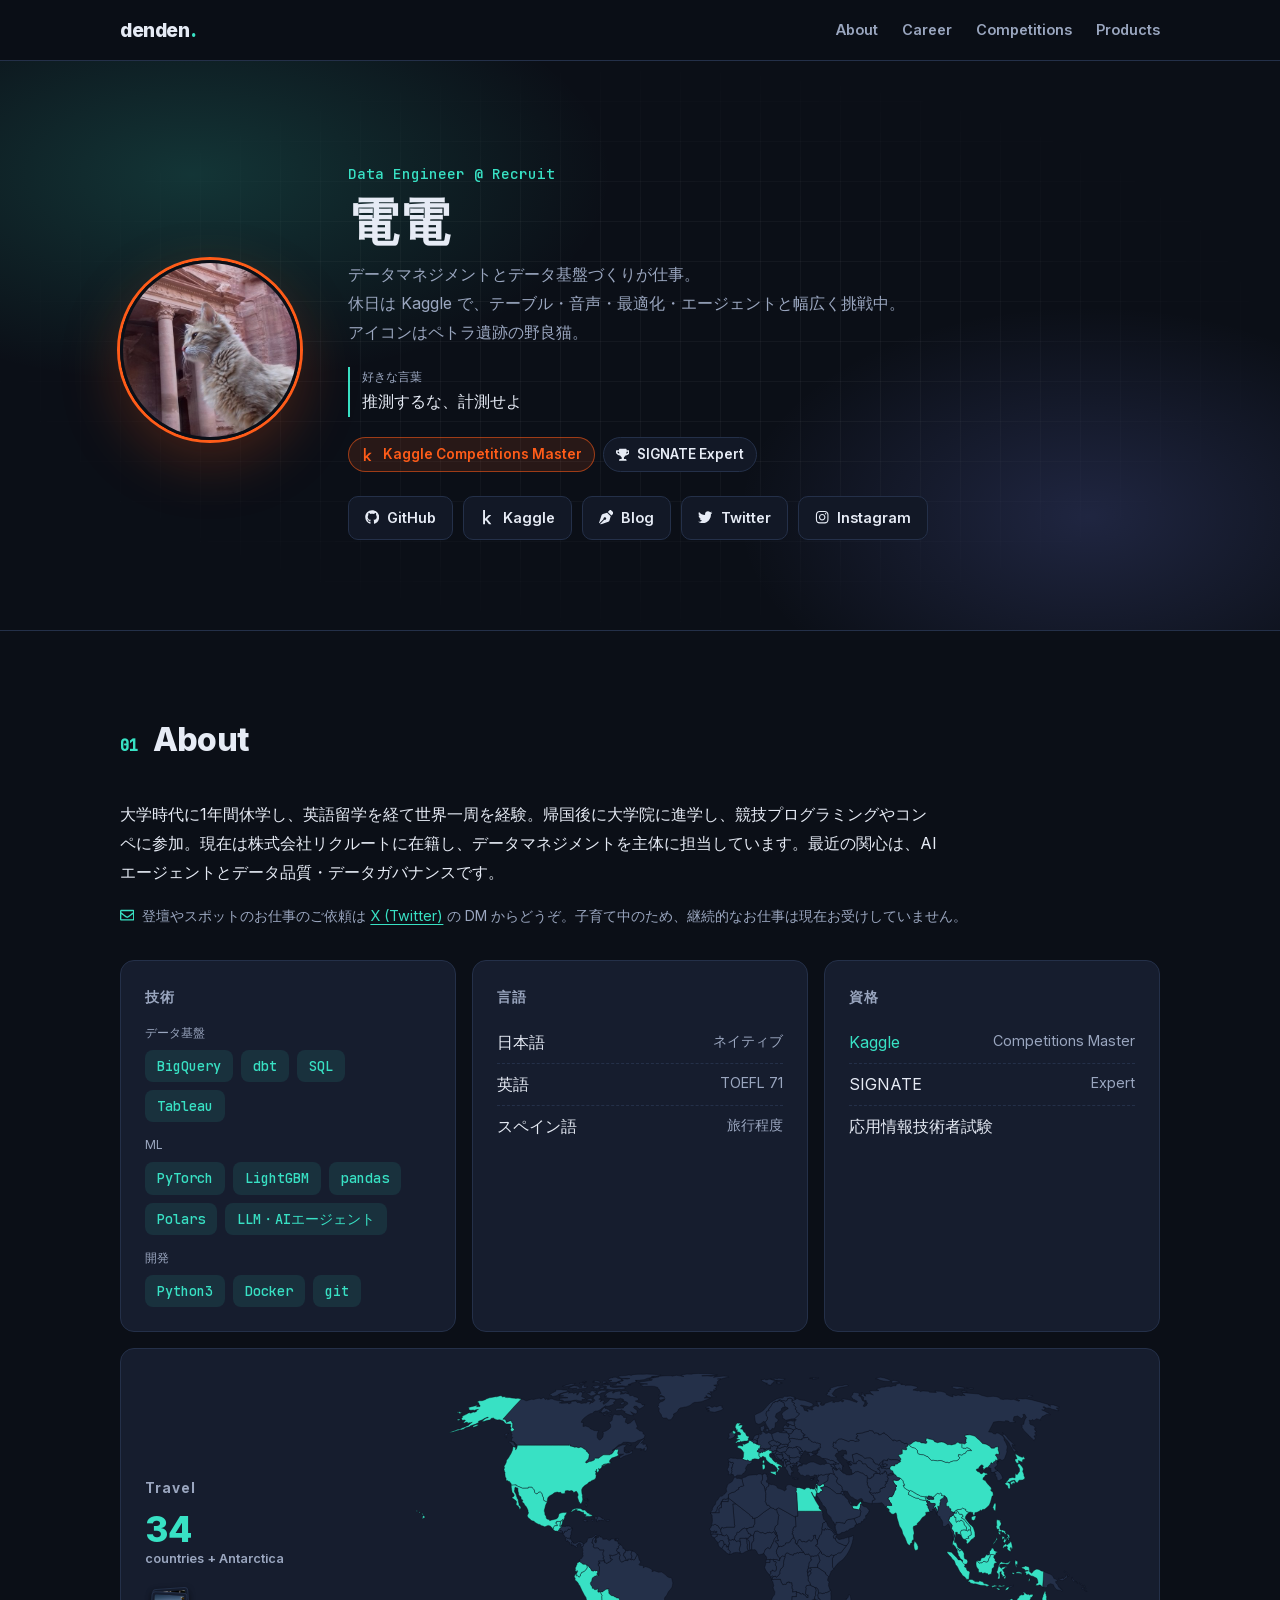
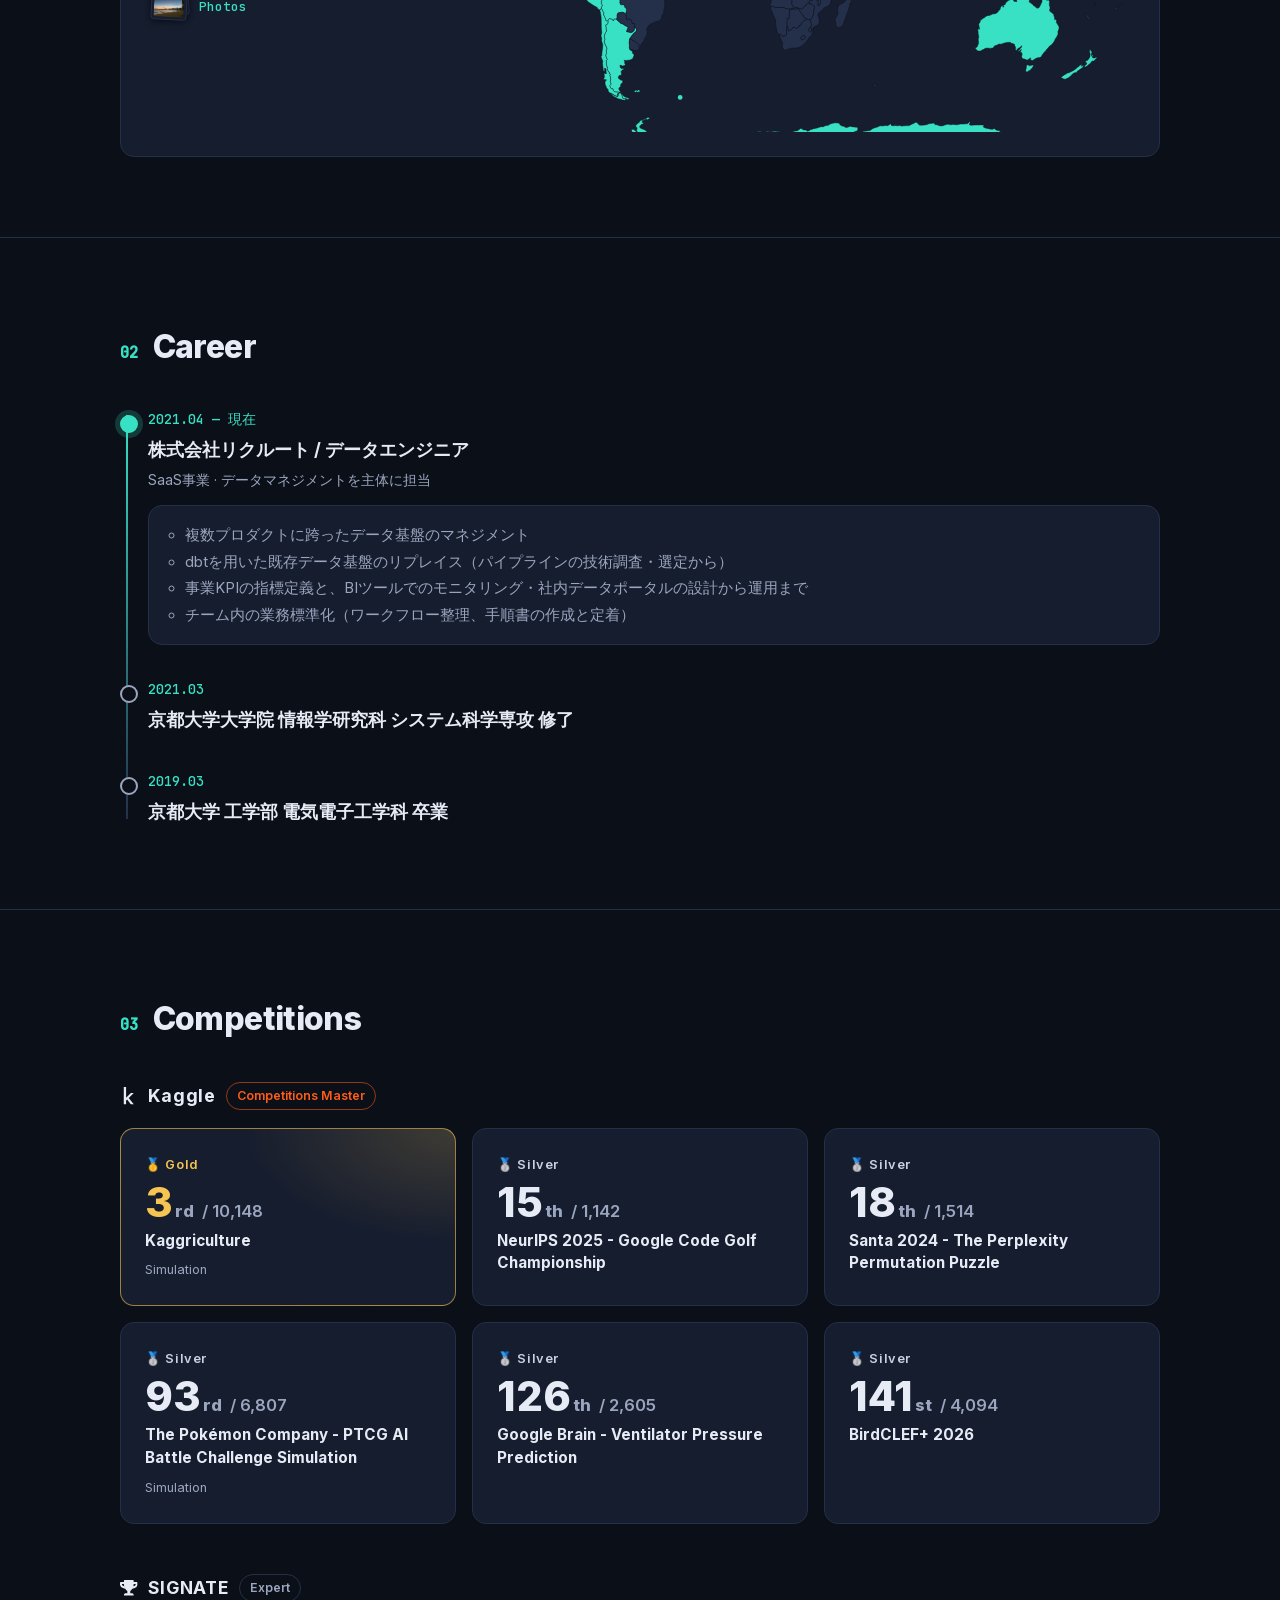
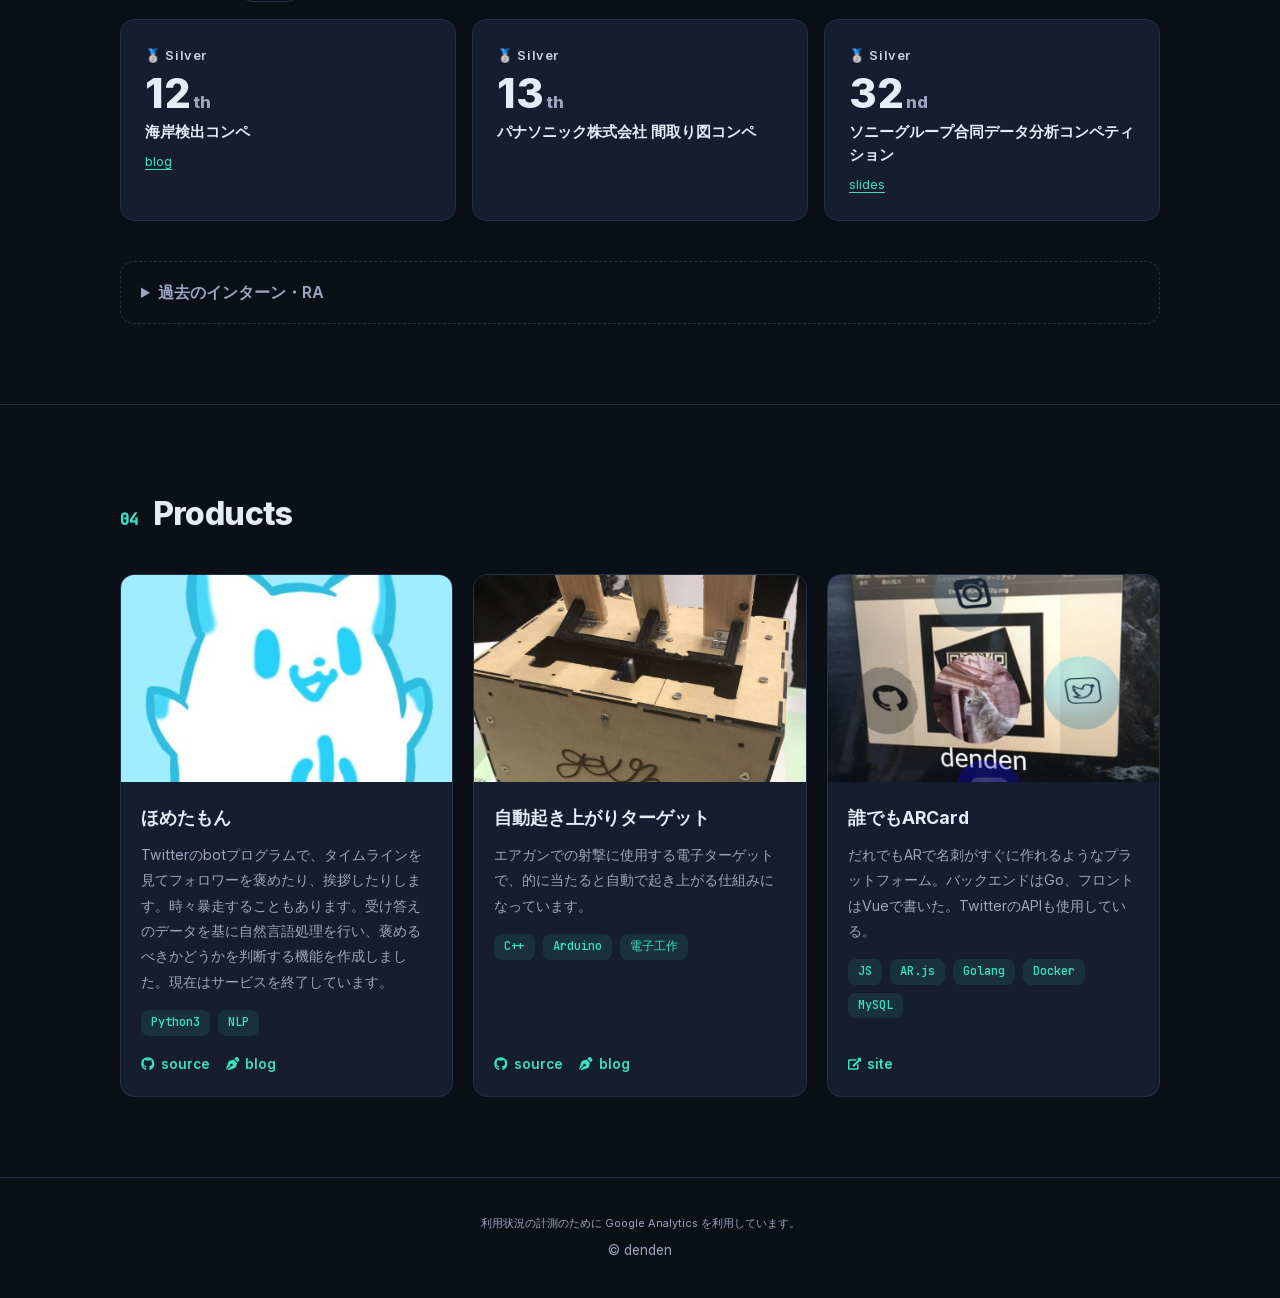
<file: index.html>
<!DOCTYPE html>
<html lang="ja">

<head>
  <meta charset="utf-8">
  <!-- viewport -->
  <meta name="viewport" content="width=device-width, initial-scale=1.0">
  <title>電電のページ</title>
  <meta name="description" content="データエンジニア 電電(denden) のプロフィールページ">
  <!-- /index.html やクエリ付きの URL で開かれても、検索エンジンにはこの URL を正として伝える -->
  <link rel="canonical" href="https://seven320.github.io/">
  <!-- SNSでシェアしたときのカード -->
  <meta property="og:type" content="website">
  <meta property="og:url" content="https://seven320.github.io/">
  <meta property="og:title" content="電電のページ">
  <meta property="og:description" content="データエンジニア 電電(denden) のプロフィールページ">
  <meta property="og:image" content="https://seven320.github.io/images/og-image.jpg">
  <meta property="og:image:width" content="1200">
  <meta property="og:image:height" content="630">
  <meta property="og:image:alt" content="ペトラ遺跡の野良猫のアイコンと「電電 Data Engineer / Kaggle Competitions Master」の文字。背景はウユニ塩湖">
  <meta property="og:site_name" content="電電のページ">
  <meta property="og:locale" content="ja_JP">
  <meta name="twitter:card" content="summary_large_image">
  <meta name="twitter:site" content="@yosyuaomenww">
  <!-- 検索エンジン向けのプロフィール情報 -->
  <script type="application/ld+json">
  {
    "@context": "https://schema.org",
    "@type": "Person",
    "name": "電電",
    "alternateName": "denden",
    "url": "https://seven320.github.io/",
    "image": "https://seven320.github.io/images/icon-circle.jpg",
    "jobTitle": "Data Engineer",
    "worksFor": { "@type": "Organization", "name": "Recruit" },
    "sameAs": [
      "https://github.com/seven320",
      "https://www.kaggle.com/denden12",
      "https://denden-seven.hatenablog.com/",
      "https://x.com/yosyuaomenww",
      "https://www.instagram.com/ken_4y4/"
    ]
  }
  </script>
  <link rel="preload" href="fonts/inter-latin.woff2" as="font" type="font/woff2" crossorigin>
  <link rel="icon" href="images/favicon.png" type="image/png">
  <link rel="apple-touch-icon" href="images/apple-touch-icon.png">
  <!-- css link -->
  <link rel="stylesheet" href="css/stylesheet.css">
  <!-- Google Analytics (GA4)。表示を遅くしないようにページの読み込みが終わってから読み込む -->
  <script>
    window.dataLayer = window.dataLayer || [];
    function gtag(){dataLayer.push(arguments);}
    gtag('js', new Date());
    gtag('config', 'G-CBPD48S3KB');
    window.addEventListener('load', function() {
      // 表示が落ち着いてから読み込む
      setTimeout(function() {
        var script = document.createElement('script');
        script.async = true;
        script.src = 'https://www.googletagmanager.com/gtag/js?id=G-CBPD48S3KB';
        document.head.appendChild(script);
      }, 3000);
    });
  </script>
</head>

<body>
  <a href="#main" class="skip-link">本文へスキップ</a>
  <!-- アイコン: Font Awesome Free 5.5.0 (CC BY 4.0) https://fontawesome.com/license/free -->
  <svg class="icon-defs" aria-hidden="true">
    <symbol id="i-github" viewBox="0 0 496 512"><path d="M165.9 397.4c0 2-2.3 3.6-5.2 3.6-3.3.3-5.6-1.3-5.6-3.6 0-2 2.3-3.6 5.2-3.6 3-.3 5.6 1.3 5.6 3.6zm-31.1-4.5c-.7 2 1.3 4.3 4.3 4.9 2.6 1 5.6 0 6.2-2s-1.3-4.3-4.3-5.2c-2.6-.7-5.5.3-6.2 2.3zm44.2-1.7c-2.9.7-4.9 2.6-4.6 4.9.3 2 2.9 3.3 5.9 2.6 2.9-.7 4.9-2.6 4.6-4.6-.3-1.9-3-3.2-5.9-2.9zM244.8 8C106.1 8 0 113.3 0 252c0 110.9 69.8 205.8 169.5 239.2 12.8 2.3 17.3-5.6 17.3-12.1 0-6.2-.3-40.4-.3-61.4 0 0-70 15-84.7-29.8 0 0-11.4-29.1-27.8-36.6 0 0-22.9-15.7 1.6-15.4 0 0 24.9 2 38.6 25.8 21.9 38.6 58.6 27.5 72.9 20.9 2.3-16 8.8-27.1 16-33.7-55.9-6.2-112.3-14.3-112.3-110.5 0-27.5 7.6-41.3 23.6-58.9-2.6-6.5-11.1-33.3 2.6-67.9 20.9-6.5 69 27 69 27 20-5.6 41.5-8.5 62.8-8.5s42.8 2.9 62.8 8.5c0 0 48.1-33.6 69-27 13.7 34.7 5.2 61.4 2.6 67.9 16 17.7 25.8 31.5 25.8 58.9 0 96.5-58.9 104.2-114.8 110.5 9.2 7.9 17 22.9 17 46.4 0 33.7-.3 75.4-.3 83.6 0 6.5 4.6 14.4 17.3 12.1C428.2 457.8 496 362.9 496 252 496 113.3 383.5 8 244.8 8zM97.2 352.9c-1.3 1-1 3.3.7 5.2 1.6 1.6 3.9 2.3 5.2 1 1.3-1 1-3.3-.7-5.2-1.6-1.6-3.9-2.3-5.2-1zm-10.8-8.1c-.7 1.3.3 2.9 2.3 3.9 1.6 1 3.6.7 4.3-.7.7-1.3-.3-2.9-2.3-3.9-2-.6-3.6-.3-4.3.7zm32.4 35.6c-1.6 1.3-1 4.3 1.3 6.2 2.3 2.3 5.2 2.6 6.5 1 1.3-1.3.7-4.3-1.3-6.2-2.2-2.3-5.2-2.6-6.5-1zm-11.4-14.7c-1.6 1-1.6 3.6 0 5.9 1.6 2.3 4.3 3.3 5.6 2.3 1.6-1.3 1.6-3.9 0-6.2-1.4-2.3-4-3.3-5.6-2z"/></symbol>
    <symbol id="i-instagram" viewBox="0 0 448 512"><path d="M224.1 141c-63.6 0-114.9 51.3-114.9 114.9s51.3 114.9 114.9 114.9S339 319.5 339 255.9 287.7 141 224.1 141zm0 189.6c-41.1 0-74.7-33.5-74.7-74.7s33.5-74.7 74.7-74.7 74.7 33.5 74.7 74.7-33.6 74.7-74.7 74.7zm146.4-194.3c0 14.9-12 26.8-26.8 26.8-14.9 0-26.8-12-26.8-26.8s12-26.8 26.8-26.8 26.8 12 26.8 26.8zm76.1 27.2c-1.7-35.9-9.9-67.7-36.2-93.9-26.2-26.2-58-34.4-93.9-36.2-37-2.1-147.9-2.1-184.9 0-35.8 1.7-67.6 9.9-93.9 36.1s-34.4 58-36.2 93.9c-2.1 37-2.1 147.9 0 184.9 1.7 35.9 9.9 67.7 36.2 93.9s58 34.4 93.9 36.2c37 2.1 147.9 2.1 184.9 0 35.9-1.7 67.7-9.9 93.9-36.2 26.2-26.2 34.4-58 36.2-93.9 2.1-37 2.1-147.8 0-184.8zM398.8 388c-7.8 19.6-22.9 34.7-42.6 42.6-29.5 11.7-99.5 9-132.1 9s-102.7 2.6-132.1-9c-19.6-7.8-34.7-22.9-42.6-42.6-11.7-29.5-9-99.5-9-132.1s-2.6-102.7 9-132.1c7.8-19.6 22.9-34.7 42.6-42.6 29.5-11.7 99.5-9 132.1-9s102.7-2.6 132.1 9c19.6 7.8 34.7 22.9 42.6 42.6 11.7 29.5 9 99.5 9 132.1s2.7 102.7-9 132.1z"/></symbol>
    <symbol id="i-kaggle" viewBox="0 0 291.72 512"><path d="M291.72 508.98c-.51 2.01-2.51 3.01-6.01 3.01h-66.92c-4.02 0-7.51-1.75-10.52-5.27L97.74 366.14l-30.82 29.32v109.02c0 5.02-2.51 7.52-7.52 7.52H7.52C2.5 512 0 509.5 0 504.48V7.51C0 2.51 2.5 0 7.52 0H59.4c5.01 0 7.52 2.51 7.52 7.51v306l132.32-133.82c3.51-3.5 7.02-5.26 10.52-5.26h69.18c6.96 0 7.9 7.87 5.26 10.52L144.35 320.26l145.86 181.2"/></symbol>
    <symbol id="i-twitter" viewBox="0 0 512 512"><path d="M459.37 151.716c.325 4.548.325 9.097.325 13.645 0 138.72-105.583 298.558-298.558 298.558-59.452 0-114.68-17.219-161.137-47.106 8.447.974 16.568 1.299 25.34 1.299 49.055 0 94.213-16.568 130.274-44.832-46.132-.975-84.792-31.188-98.112-72.772 6.498.974 12.995 1.624 19.818 1.624 9.421 0 18.843-1.3 27.614-3.573-48.081-9.747-84.143-51.98-84.143-102.985v-1.299c13.969 7.797 30.214 12.67 47.431 13.319-28.264-18.843-46.781-51.005-46.781-87.391 0-19.492 5.197-37.36 14.294-52.954 51.655 63.675 129.3 105.258 216.365 109.807-1.624-7.797-2.599-15.918-2.599-24.04 0-57.828 46.782-104.934 104.934-104.934 30.213 0 57.502 12.67 76.67 33.137 23.715-4.548 46.456-13.32 66.599-25.34-7.798 24.366-24.366 44.833-46.132 57.827 21.117-2.273 41.584-8.122 60.426-16.243-14.292 20.791-32.161 39.308-52.628 54.253z"/></symbol>
    <symbol id="i-envelope" viewBox="0 0 512 512"><path d="M464 64H48C21.49 64 0 85.49 0 112v288c0 26.51 21.49 48 48 48h416c26.51 0 48-21.49 48-48V112c0-26.51-21.49-48-48-48zm0 48v40.805c-22.422 18.259-58.168 46.651-134.587 106.49-16.841 13.247-50.201 45.072-73.413 44.701-23.208.375-56.579-31.459-73.413-44.701C106.18 199.465 70.425 171.067 48 152.805V112h416zM48 400V214.398c22.914 18.251 55.409 43.862 104.938 82.646 21.857 17.205 60.134 55.186 103.062 54.955 42.717.231 80.509-37.199 103.053-54.947 49.528-38.783 82.032-64.401 104.947-82.653V400H48z"/></symbol>
    <symbol id="i-external-link-alt" viewBox="0 0 576 512"><path d="M576 24v127.984c0 21.461-25.96 31.98-40.971 16.971l-35.707-35.709-243.523 243.523c-9.373 9.373-24.568 9.373-33.941 0l-22.627-22.627c-9.373-9.373-9.373-24.569 0-33.941L442.756 76.676l-35.703-35.705C391.982 25.9 402.656 0 424.024 0H552c13.255 0 24 10.745 24 24zM407.029 270.794l-16 16A23.999 23.999 0 0 0 384 303.765V448H64V128h264a24.003 24.003 0 0 0 16.97-7.029l16-16C376.089 89.851 365.381 64 344 64H48C21.49 64 0 85.49 0 112v352c0 26.51 21.49 48 48 48h352c26.51 0 48-21.49 48-48V287.764c0-21.382-25.852-32.09-40.971-16.97z"/></symbol>
    <symbol id="i-pen-nib" viewBox="0 0 512 512"><path d="M136.6 138.79a64.003 64.003 0 0 0-43.31 41.35L0 460l14.69 14.69L164.8 324.58c-2.99-6.26-4.8-13.18-4.8-20.58 0-26.51 21.49-48 48-48s48 21.49 48 48-21.49 48-48 48c-7.4 0-14.32-1.81-20.58-4.8L37.31 497.31 52 512l279.86-93.29a64.003 64.003 0 0 0 41.35-43.31L416 224 288 96l-151.4 42.79zm361.34-64.62l-60.11-60.11c-18.75-18.75-49.16-18.75-67.91 0l-56.55 56.55 128.02 128.02 56.55-56.55c18.75-18.75 18.75-49.15 0-67.91z"/></symbol>
    <symbol id="i-trophy" viewBox="0 0 576 512"><path d="M552 64H448V24c0-13.3-10.7-24-24-24H152c-13.3 0-24 10.7-24 24v40H24C10.7 64 0 74.7 0 88v56c0 35.7 22.5 72.4 61.9 100.7 31.5 22.7 69.8 37.1 110 41.7C203.3 338.5 240 360 240 360v72h-48c-35.3 0-64 20.7-64 56v12c0 6.6 5.4 12 12 12h296c6.6 0 12-5.4 12-12v-12c0-35.3-28.7-56-64-56h-48v-72s36.7-21.5 68.1-73.6c40.3-4.6 78.6-19 110-41.7 39.3-28.3 61.9-65 61.9-100.7V88c0-13.3-10.7-24-24-24zM99.3 192.8C74.9 175.2 64 155.6 64 144v-16h64.2c1 32.6 5.8 61.2 12.8 86.2-15.1-5.2-29.2-12.4-41.7-21.4zM512 144c0 16.1-17.7 36.1-35.3 48.8-12.5 9-26.7 16.2-41.8 21.4 7-25 11.8-53.6 12.8-86.2H512v16z"/></symbol>
  </svg>
  <header class="site-header">
    <div class="container header-inner">
      <a href="#top" class="logo">denden<span>.</span></a>
      <nav class="nav">
        <a href="#about">About</a>
        <a href="#career">Career</a>
        <a href="#competitions">Competitions</a>
        <a href="#products">Products</a>
      </nav>
    </div>
  </header>

  <!-- top part -->
  <section class="hero" id="top">
    <!-- 波紋エフェクト用 -->
    <canvas class="hero-fx" aria-hidden="true"></canvas>
    <div class="container hero-inner">
      <!-- イースターエッグ: アイコンを押すと回る。連打すると鳴く。キーボードでも押せるようにボタンにしている -->
      <div class="icon-wrap">
        <button type="button" class="icon-btn" title="ヨルダン・ペトラ遺跡の野良猫">
          <img class="icon" src="images/icon-circle.jpg" width="480" height="480" alt="ヨルダン・ペトラ遺跡の野良猫">
        </button>
        <span class="icon-bubble" aria-hidden="true"></span>
      </div>
      <div class="hero-text">
        <p class="hero-kicker">Data Engineer @ Recruit</p>
        <h1>電電</h1>
        <p class="hero-lead">データマネジメントとデータ基盤づくりが仕事。<br>休日は Kaggle で、テーブル・音声・最適化・エージェントと幅広く挑戦中。<br>アイコンはペトラ遺跡の野良猫。</p>
        <p class="motto"><span class="motto-label">好きな言葉</span>推測するな、計測せよ</p>
        <div class="badges">
          <a href="https://www.kaggle.com/denden12" class="badge badge-master"><svg class="i" aria-hidden="true"><use href="#i-kaggle"/></svg>Kaggle Competitions Master</a>
          <span class="badge"><svg class="i" aria-hidden="true"><use href="#i-trophy"/></svg>SIGNATE Expert</span>
        </div>
        <div class="links">
          <a href="https://github.com/seven320" class="link-btn"><svg class="i" aria-hidden="true"><use href="#i-github"/></svg>GitHub</a>
          <a href="https://www.kaggle.com/denden12" class="link-btn"><svg class="i" aria-hidden="true"><use href="#i-kaggle"/></svg>Kaggle</a>
          <a href="https://denden-seven.hatenablog.com/" class="link-btn"><svg class="i" aria-hidden="true"><use href="#i-pen-nib"/></svg>Blog</a>
          <a href="https://x.com/yosyuaomenww" class="link-btn"><svg class="i" aria-hidden="true"><use href="#i-twitter"/></svg>Twitter</a>
          <a href="https://www.instagram.com/ken_4y4/?hl=ja" class="link-btn"><svg class="i" aria-hidden="true"><use href="#i-instagram"/></svg>Instagram</a>
        </div>
      </div>
    </div>
  </section>

  <main id="main">
    <!-- about part -->
    <section class="section" id="about">
      <div class="container">
        <h2 class="section-title"><span>01</span>About</h2>
        <p class="lead">大学時代に1年間休学し、英語留学を経て世界一周を経験。帰国後に大学院に進学し、競技プログラミングやコンペに参加。現在は株式会社リクルートに在籍し、データマネジメントを主体に担当しています。最近の関心は、AIエージェントとデータ品質・データガバナンスです。</p>
        <p class="contact"><svg class="i" aria-hidden="true"><use href="#i-envelope"/></svg>登壇やスポットのお仕事のご依頼は <a href="https://x.com/yosyuaomenww">X (Twitter)</a> の DM からどうぞ。子育て中のため、継続的なお仕事は現在お受けしていません。</p>
        <div class="about-grid">
          <div class="card">
            <h3>技術</h3>
            <p class="chips-label">データ基盤</p>
            <ul class="chips">
              <li>BigQuery</li>
              <li>dbt</li>
              <li>SQL</li>
              <li>Tableau</li>
            </ul>
            <p class="chips-label">ML</p>
            <ul class="chips">
              <li>PyTorch</li>
              <li>LightGBM</li>
              <li>pandas</li>
              <li>Polars</li>
              <li>LLM・AIエージェント</li>
            </ul>
            <p class="chips-label">開発</p>
            <ul class="chips">
              <li>Python3</li>
              <li>Docker</li>
              <li>git</li>
            </ul>
          </div>
          <div class="card">
            <h3>言語</h3>
            <ul class="plain">
              <li>日本語<span>ネイティブ</span></li>
              <li>英語<span>TOEFL 71</span></li>
              <li>スペイン語<span>旅行程度</span></li>
            </ul>
          </div>
          <div class="card">
            <h3>資格</h3>
            <ul class="plain">
              <li><a href="https://www.kaggle.com/denden12">Kaggle</a><span>Competitions Master</span></li>
              <li>SIGNATE<span>Expert</span></li>
              <li>応用情報技術者試験</li>
            </ul>
          </div>
        </div>
        <div class="travel card">
          <div class="travel-info">
            <h3>Travel</h3>
            <p class="travel-count">34<small>countries + Antarctica</small></p>
            <!-- 写真の束を開くボタン。写真があるときだけ JS で出す -->
            <button type="button" class="photo-peek" aria-label="旅行の写真を見る" hidden>
              <span class="photo-peek-card"><img src="data:," alt=""></span>
              <span class="photo-peek-card"><img src="data:," alt=""></span>
              <span class="photo-peek-text">Photos</span>
            </button>
          </div>
          <!-- JS で SVG をページに埋め込み、行った国を押すとその国の写真を出す。埋め込めないときは画像のまま -->
          <div class="travel-map-wrap">
            <img class="travel-map" src="images/world-map.svg" width="960" height="453" loading="lazy" alt="行った国を塗った世界地図">
            <p class="travel-label" aria-hidden="true"></p>
          </div>
          <!-- 地図の色を見なくても分かるように、訪問した国・地域の名前は読み上げ用に一覧でも持つ -->
          <div class="sr-only">
            <p>訪問した国・地域の一覧</p>
            <ul class="travel-country-list"></ul>
          </div>
        </div>
      </div>
    </section>

    <!-- career part -->
    <section class="section" id="career">
      <div class="container">
        <h2 class="section-title"><span>02</span>Career</h2>
        <ol class="timeline">
          <li class="current">
            <p class="when">2021.04 — 現在</p>
            <h3>株式会社リクルート / データエンジニア</h3>
            <p class="where">SaaS事業 · データマネジメントを主体に担当</p>
            <ul>
              <li>複数プロダクトに跨ったデータ基盤のマネジメント</li>
              <li>dbtを用いた既存データ基盤のリプレイス（パイプラインの技術調査・選定から）</li>
              <li>事業KPIの指標定義と、BIツールでのモニタリング・社内データポータルの設計から運用まで</li>
              <li>チーム内の業務標準化（ワークフロー整理、手順書の作成と定着）</li>
            </ul>
          </li>
          <li>
            <p class="when">2021.03</p>
            <h3>京都大学大学院 情報学研究科 システム科学専攻 修了</h3>
          </li>
          <li>
            <p class="when">2019.03</p>
            <h3>京都大学 工学部 電気電子工学科 卒業</h3>
          </li>
        </ol>
      </div>
    </section>

    <!-- competitions part -->
    <section class="section" id="competitions">
      <div class="container">
        <h2 class="section-title"><span>03</span>Competitions</h2>
        <h3 class="sub-title"><svg class="i" aria-hidden="true"><use href="#i-kaggle"/></svg>Kaggle<a href="https://www.kaggle.com/denden12" class="tier tier-master">Competitions Master</a></h3>
        <div class="medal-grid">
          <article class="medal-card gold">
            <p class="medal">🥇 Gold</p>
            <p class="rank">3<small>rd</small><span class="of">/ 10,148</span></p>
            <h4><a href="https://www.kaggle.com/competitions/kaggriculture" class="card-link">Kaggriculture</a></h4>
            <p class="meta">Simulation</p>
          </article>
          <article class="medal-card">
            <p class="medal">🥈 Silver</p>
            <p class="rank">15<small>th</small><span class="of">/ 1,142</span></p>
            <h4><a href="https://www.kaggle.com/competitions/google-code-golf-2025" class="card-link">NeurIPS 2025 - Google Code Golf Championship</a></h4>
          </article>
          <article class="medal-card">
            <p class="medal">🥈 Silver</p>
            <p class="rank">18<small>th</small><span class="of">/ 1,514</span></p>
            <h4><a href="https://www.kaggle.com/competitions/santa-2024" class="card-link">Santa 2024 - The Perplexity Permutation Puzzle</a></h4>
          </article>
          <article class="medal-card">
            <p class="medal">🥈 Silver</p>
            <p class="rank">93<small>rd</small><span class="of">/ 6,807</span></p>
            <h4><a href="https://www.kaggle.com/competitions/pokemon-tcg-ai-battle" class="card-link">The Pokémon Company - PTCG AI Battle Challenge Simulation</a></h4>
            <p class="meta">Simulation</p>
          </article>
          <article class="medal-card">
            <p class="medal">🥈 Silver</p>
            <p class="rank">126<small>th</small><span class="of">/ 2,605</span></p>
            <h4><a href="https://www.kaggle.com/competitions/ventilator-pressure-prediction" class="card-link">Google Brain - Ventilator Pressure Prediction</a></h4>
          </article>
          <article class="medal-card">
            <p class="medal">🥈 Silver</p>
            <p class="rank">141<small>st</small><span class="of">/ 4,094</span></p>
            <h4><a href="https://www.kaggle.com/competitions/birdclef-2026" class="card-link">BirdCLEF+ 2026</a></h4>
          </article>
        </div>

        <h3 class="sub-title"><svg class="i" aria-hidden="true"><use href="#i-trophy"/></svg>SIGNATE<span class="tier">Expert</span></h3>
        <div class="medal-grid">
          <article class="medal-card">
            <p class="medal">🥈 Silver</p>
            <p class="rank">12<small>th</small></p>
            <h4><a href="https://signate.jp/competitions/284" class="card-link">海岸検出コンペ</a></h4>
            <p class="meta"><a href="https://denden-seven.hatenablog.com/entry/coastline">blog</a></p>
          </article>
          <article class="medal-card">
            <p class="medal">🥈 Silver</p>
            <p class="rank">13<small>th</small></p>
            <h4><a href="https://user.competition.signate.jp/ja/competition/detail/?competition=f69a9e560fc1425cb7737a6221af9359" class="card-link">パナソニック株式会社 間取り図コンペ</a></h4>
          </article>
          <article class="medal-card">
            <p class="medal">🥈 Silver</p>
            <p class="rank">32<small>nd</small></p>
            <h4><a href="https://user.competition.signate.jp/ja/competition/detail/?competition=baf8c590d2274766b08b57a821387803" class="card-link">ソニーグループ合同データ分析コンペティション</a></h4>
            <p class="meta"><a href="https://docs.google.com/presentation/d/1uQlXY5uBzi0eykS2nM_Kw-N1N0KYd7GkTHcVYKerdrM/edit#slide=id.p">slides</a></p>
          </article>
        </div>

        <details class="history">
          <summary>過去のインターン・RA</summary>
          <ul>
            <li>京都大学日立研究所にて強化学習に関してリサーチアシスタントとして勤務</li>
            <li>VOYAGE GROUP夏インターン「Treasure」に参加
              <a href="https://denden-seven.hatenablog.com/entry/2019/09/01/150659">詳細blog</a>
            </li>
            <li>Recruit夏インターンに参加
              <a href="https://denden-seven.hatenablog.com/entry/2019/09/30/180550">詳細blog</a>
            </li>
          </ul>
        </details>
      </div>
    </section>

    <!-- product part -->
    <section class="section" id="products">
      <div class="container">
        <h2 class="section-title"><span>04</span>Products</h2>
        <div class="product-grid">
          <article class="product">
            <a href="https://x.com/denden_by" class="thumb">
              <img src="images/hometamon.jpg" width="400" height="400" loading="lazy" alt="ほめたもん">
            </a>
            <div class="product-body">
              <h3>ほめたもん</h3>
              <p>Twitterのbotプログラムで、タイムラインを見てフォロワーを褒めたり、挨拶したりします。時々暴走することもあります。受け答えのデータを基に自然言語処理を行い、褒めるべきかどうかを判断する機能を作成しました。現在はサービスを終了しています。</p>
              <ul class="chips small">
                <li>Python3</li>
                <li>NLP</li>
              </ul>
              <div class="product-links">
                <a href="https://github.com/seven320/metamon_code"><svg class="i" aria-hidden="true"><use href="#i-github"/></svg>source</a>
                <a href="https://denden-seven.hatenablog.com/entry/2019/01/09/131220"><svg class="i" aria-hidden="true"><use href="#i-pen-nib"/></svg>blog</a>
              </div>
            </div>
          </article>
          <article class="product">
            <div class="thumb">
              <img src="images/Autotarget.jpg" width="800" height="800" loading="lazy" alt="自動起き上がりターゲット">
            </div>
            <div class="product-body">
              <h3>自動起き上がりターゲット</h3>
              <p>エアガンでの射撃に使用する電子ターゲットで、的に当たると自動で起き上がる仕組みになっています。</p>
              <ul class="chips small">
                <li>C++</li>
                <li>Arduino</li>
                <li>電子工作</li>
              </ul>
              <div class="product-links">
                <a href="https://github.com/seven320/-Target_on_with_Arduino"><svg class="i" aria-hidden="true"><use href="#i-github"/></svg>source</a>
                <a href="https://denden-seven.hatenablog.com/entry/2019/09/02/153824"><svg class="i" aria-hidden="true"><use href="#i-pen-nib"/></svg>blog</a>
              </div>
            </div>
          </article>
          <article class="product">
            <a href="https://arcard.denden.app" class="thumb">
              <img src="images/ARCard.jpg" width="750" height="750" loading="lazy" alt="誰でもARCard">
            </a>
            <div class="product-body">
              <h3>誰でもARCard</h3>
              <p>だれでもARで名刺がすぐに作れるようなプラットフォーム。バックエンドはGo、フロントはVueで書いた。TwitterのAPIも使用している。</p>
              <ul class="chips small">
                <li>JS</li>
                <li>AR.js</li>
                <li>Golang</li>
                <li>Docker</li>
                <li>MySQL</li>
              </ul>
              <div class="product-links">
                <a href="https://arcard.denden.app"><svg class="i" aria-hidden="true"><use href="#i-external-link-alt"/></svg>site</a>
              </div>
            </div>
          </article>
        </div>
      </div>
    </section>
  </main>

  <!-- 旅行の写真の束。ドラッグするか押すと次の写真へ進み、閲覧済みの写真だけが後ろに残る -->
  <dialog class="photo-stack" aria-labelledby="photo-stack-title" aria-describedby="photo-stack-help">
    <div class="photo-stack-topbar">
      <div class="photo-stack-brand">
        <span class="photo-stack-brand-mark" aria-hidden="true">↗</span>
        <div>
          <p class="photo-stack-eyebrow">TRAVEL JOURNAL</p>
          <h2 id="photo-stack-title">旅の記録</h2>
        </div>
      </div>
      <button type="button" class="photo-stack-close" autofocus>
        <span>閉じる</span>
        <svg width="16" height="16" viewBox="0 0 16 16" fill="none" aria-hidden="true"><path d="m4 4 8 8M12 4l-8 8" stroke="currentColor" stroke-width="1.5"/></svg>
      </button>
    </div>
    <p id="photo-stack-help" class="sr-only">前・次のボタン、または左右の矢印キーで写真を切り替えます。Escape キーで閉じます。</p>
    <p class="photo-stack-announcement sr-only" role="status" aria-atomic="true"></p>
    <div class="photo-stack-main">
      <div class="photo-stack-cards"></div>
      <!-- いちばん上の写真を撮った場所に回る地球儀。読み込めないときは出さない -->
      <div class="photo-globe-wrap" hidden>
        <p class="photo-globe-eyebrow" aria-hidden="true">ON THE MAP</p>
        <div class="photo-globe-viewport" title="ドラッグで回転、ホイール・ピンチで拡大・縮小">
          <canvas class="photo-globe" aria-hidden="true"></canvas>
          <span class="photo-globe-pulse" aria-hidden="true" hidden></span>
        </div>
        <p class="photo-globe-country" lang="en"></p>
        <p class="photo-globe-label"></p>
        <div class="photo-globe-controls" role="group" aria-label="地球儀の倍率">
          <button type="button" data-zoom="1" aria-pressed="true">1×</button>
          <button type="button" data-zoom="2" aria-pressed="false">2×</button>
          <button type="button" data-zoom="4" aria-pressed="false">4×</button>
        </div>
        <p class="photo-globe-legend"><span>訪問した国・地域</span><span>撮影場所</span></p>
      </div>
    </div>
    <div class="photo-stack-footer">
      <p class="photo-stack-hint"><span aria-hidden="true">← →</span> キー / スワイプで写真をめくる</p>
      <div class="photo-stack-navigation" role="group" aria-label="写真の切り替え">
        <button type="button" class="photo-stack-prev" aria-label="前の写真">
          <svg width="18" height="18" viewBox="0 0 20 20" fill="none" aria-hidden="true"><path d="m12 5-5 5 5 5" stroke="currentColor" stroke-width="1.5"/></svg>
        </button>
        <span class="photo-stack-position"></span>
        <span class="photo-stack-progress" aria-hidden="true"><span></span></span>
        <button type="button" class="photo-stack-next" aria-label="次の写真">
          <svg width="18" height="18" viewBox="0 0 20 20" fill="none" aria-hidden="true"><path d="m8 5 5 5-5 5" stroke="currentColor" stroke-width="1.5"/></svg>
        </button>
      </div>
    </div>
  </dialog>

  <footer class="site-footer">
    <p class="analytics-note">利用状況の計測のために Google Analytics を利用しています。</p>
    <p>© denden</p>
  </footer>
  <script src="js/motion.js"></script>
  <script src="js/photo-globe.js"></script>
  <script src="js/travel-countries.js"></script>
  <script src="js/travel-photos.js"></script>
  <script src="js/travel.js"></script>
  <script>
  // heroの背景に水面を作る
  // 時刻(秒)をSHA-256でハッシュ化した値で水滴を落とし、波動方程式で波紋を広げて、水面の傾きから光の当たり方を描く
  (function() {
    var hero = document.querySelector('.hero');
    var canvas = document.querySelector('.hero-fx');
    if (!hero || !canvas || !canvas.getContext) return;
    var ctx = canvas.getContext('2d');
    var motion = window.siteMotion;

    var CELL = 6;          // 水面1マスの大きさ(px)
    var DAMPING = 0.965;   // 波の減衰(小さいほど早く消えて広がる距離が短くなる)
    var VISIBLE_RADIUS = 0.5;  // 水滴を落とす範囲(マスクの楕円の半径に対する割合)
    var MAX_HEIGHT = 500;  // 水面の高さの上限(連打で波が大きくなりすぎないように)
    var LIGHT = [-0.6, -0.8]; // 光の向き(左上から)
    var cols, rows, cur, prev, image;
    var lastSecond = -1;
    var lastFrame = 0;
    var visible = true;
    var running = false;
    var resizeTimer = null;

    // 時刻の文字列をSHA-256でハッシュ化して32バイトを返す
    function sha256(str) {
      if (!window.crypto || !crypto.subtle) return Promise.resolve(null);
      return crypto.subtle.digest('SHA-256', new TextEncoder().encode(str)).then(function(buf) {
        return new Uint8Array(buf);
      });
    }

    // ハッシュの2バイトを0〜1の値にする
    function unit(bytes, i) {
      return ((bytes[i] << 8) | bytes[i + 1]) / 65535;
    }

    function resize() {
      var nextCols = Math.ceil(hero.clientWidth / CELL);
      var nextRows = Math.ceil(hero.clientHeight / CELL);
      // スマホのアドレスバーの出し入れなどで大きさが変わらないときは水面を作り直さない
      if (nextCols === cols && nextRows === rows) return;
      cols = nextCols;
      rows = nextRows;
      cur = new Float32Array(cols * rows);
      prev = new Float32Array(cols * rows);
      canvas.width = cols;
      canvas.height = rows;
      image = ctx.createImageData(cols, rows);
    }

    // 双曲線正割
    function sech(x) {
      return 1 / Math.cosh(x);
    }

    // 水滴の形はソリトン(KdV方程式の孤立波)と同じ sech^2 のプロファイルにする
    function drop(cx, cy, width, power) {
      var reach = Math.ceil(width * 3);
      for (var y = -reach; y <= reach; y++) {
        for (var x = -reach; x <= reach; x++) {
          var px = cx + x;
          var py = cy + y;
          if (px < 1 || py < 1 || px >= cols - 1 || py >= rows - 1) continue;
          var s = sech(Math.sqrt(x * x + y * y) / width);
          var i = py * cols + px;
          cur[i] = Math.max(-MAX_HEIGHT, Math.min(MAX_HEIGHT, cur[i] + power * s * s));
        }
      }
    }

    // 1秒ごとに、その時刻のハッシュから水滴を落とすか・どこに落とすかを決める
    function rainFromClock() {
      var second = Math.floor(Date.now() / 1000);
      if (second === lastSecond) return;
      lastSecond = second;
      sha256(new Date(second * 1000).toISOString()).then(function(bytes) {
        if (!bytes || unit(bytes, 0) >= 0.3) return;   // 30%の確率で落とす
        // CSSのマスク(中央から30%まではっきり、75%で消える)で見える楕円の中にだけ落とす
        var angle = unit(bytes, 2) * Math.PI * 2;
        var radius = Math.sqrt(unit(bytes, 4)) * VISIBLE_RADIUS;  // 楕円の中で面積あたり均一に
        var x = Math.floor(cols / 2 + Math.cos(angle) * radius * cols / Math.SQRT2);
        var y = Math.floor(rows / 2 + Math.sin(angle) * radius * rows / Math.SQRT2);
        var width = 1.2 + unit(bytes, 6) * 1.6;
        var power = 160 + unit(bytes, 8) * 200;
        drop(x, y, width, power);
      });
    }

    function step() {
      for (var y = 1; y < rows - 1; y++) {
        for (var x = 1; x < cols - 1; x++) {
          var i = y * cols + x;
          var next = (cur[i - 1] + cur[i + 1] + cur[i - cols] + cur[i + cols]) / 2 - prev[i];
          next *= DAMPING;
          prev[i] = next > MAX_HEIGHT ? MAX_HEIGHT : next < -MAX_HEIGHT ? -MAX_HEIGHT : next;
        }
      }
      var tmp = cur;
      cur = prev;
      prev = tmp;
    }

    function render() {
      var data = image.data;
      for (var y = 1; y < rows - 1; y++) {
        for (var x = 1; x < cols - 1; x++) {
          var i = y * cols + x;
          // 水面の傾き
          var nx = cur[i - 1] - cur[i + 1];
          var ny = cur[i - cols] - cur[i + cols];
          // tanhで明るさを-1〜1になめらかに収める(強い波でも白飛びしない)
          var shade = Math.tanh((nx * LIGHT[0] + ny * LIGHT[1]) / 120);
          var o = i * 4;
          if (shade > 0) {
            // 光が当たる面: アクセント色のハイライト
            data[o] = 120; data[o + 1] = 240; data[o + 2] = 220;
            data[o + 3] = shade * 255;
          } else {
            // 光が当たらない面: 影
            data[o] = 0; data[o + 1] = 0; data[o + 2] = 0;
            data[o + 3] = -shade * 200;
          }
        }
      }
      ctx.putImageData(image, 0, 0);
    }

    function loop(now) {
      if (!shouldRun()) {
        running = false;
        return;
      }
      requestAnimationFrame(loop);
      var interval = 1000 / 40;
      if (now - lastFrame < interval - 4) return;
      // 端数を持ち越して、60Hzでも120Hzでも1秒に約40回計算する
      lastFrame = now - ((now - lastFrame) % interval);
      rainFromClock();
      step();
      render();
    }

    function shouldRun() {
      return visible && !document.hidden && !motion.reduced;
    }

    // 見えている間だけ動かす
    function update() {
      if (shouldRun() && !running) {
        running = true;
        requestAnimationFrame(loop);
      }
      if (motion.reduced) ctx.clearRect(0, 0, canvas.width, canvas.height);
    }

    // 画面上の位置を水面のマスに変換する(canvasは引き伸ばして表示している)
    function poke(clientX, clientY) {
      var rect = canvas.getBoundingClientRect();
      var x = Math.floor((clientX - rect.left) / rect.width * cols);
      var y = Math.floor((clientY - rect.top) / rect.height * rows);
      drop(x, y, 2.5, 360);
    }

    resize();
    function scheduleResize() {
      clearTimeout(resizeTimer);
      resizeTimer = setTimeout(resize, 150);
    }
    if (window.ResizeObserver) {
      new ResizeObserver(scheduleResize).observe(hero);
    } else {
      window.addEventListener('resize', scheduleResize);
    }
    hero.addEventListener('pointerdown', function(e) {
      // リンクやボタンを押したときは水滴を落とさない
      // 携帯ではスクロールのたびに揺れてしまうので、タッチでは落とさない
      if (motion.reduced || e.pointerType === 'touch' || e.target.closest('a, button')) return;
      poke(e.clientX, e.clientY);
    });
    new IntersectionObserver(function(entries) {
      visible = entries[entries.length - 1].isIntersecting;
      update();
    }).observe(hero);
    document.addEventListener('visibilitychange', update);
    motion.subscribe(update);
    update();
  })();

  // アイコンを押すたびに1回転させる。連打すると回転が足されて速く回り、3回続けて押すと鳴く
  (function() {
    var button = document.querySelector('.icon-btn');
    var icon = document.querySelector('.icon');
    var bubble = document.querySelector('.icon-bubble');
    if (!button || !icon || !bubble) return;
    var motion = window.siteMotion;
    var COMBO = 3;          // 鳴くまでの連打回数
    var COMBO_GAP = 600;    // これより間が空いたら連打を数え直す(ms)
    // 鳴くときのセリフ。毎回この中からランダムに選ぶ
    var LINES = [
      'にゃー',
      '目が回る…',
      'やめるにゃ'
    ];
    var lastLine = -1;
    var turns = 0;
    var combo = 0;
    var comboTimer = null;
    var bubbleTimer = null;

    button.addEventListener('click', function() {
      if (!motion.reduced) {
        turns++;
        // コインのように縦の軸で回す
        icon.style.transform = 'perspective(600px) rotateY(' + turns * 360 + 'deg)';
      }
      combo++;
      clearTimeout(comboTimer);
      comboTimer = setTimeout(function() { combo = 0; }, COMBO_GAP);
      if (combo < COMBO) return;
      combo = 0;
      // 前回と同じセリフが続かないようにする
      var next;
      do {
        next = Math.floor(Math.random() * LINES.length);
      } while (next === lastLine);
      lastLine = next;
      bubble.textContent = LINES[next];
      bubble.classList.add('show');
      clearTimeout(bubbleTimer);
      bubbleTimer = setTimeout(function() { bubble.classList.remove('show'); }, 1500);
    });
  })();
  </script>
</body>

</html>
</file>
<file: css/stylesheet.css>
/* Webフォントは自前で配信する (Inter / JetBrains Mono: SIL Open Font License 1.1) */
@font-face {
  font-family: "Inter";
  font-style: normal;
  font-weight: 100 900;
  font-display: swap;
  src: url(../fonts/inter-latin.woff2) format("woff2");
  unicode-range: U+0000-00FF, U+0131, U+0152-0153, U+02BB-02BC, U+02C6, U+02DA, U+02DC, U+0304, U+0308, U+0329, U+2000-206F, U+20AC, U+2122, U+2191, U+2193, U+2212, U+2215, U+FEFF, U+FFFD;
}

@font-face {
  font-family: "JetBrains Mono";
  font-style: normal;
  font-weight: 500;
  font-display: swap;
  src: url(../fonts/jetbrains-mono-latin.woff2) format("woff2");
  unicode-range: U+0000-00FF, U+0131, U+0152-0153, U+02BB-02BC, U+02C6, U+02DA, U+02DC, U+0304, U+0308, U+0329, U+2000-206F, U+20AC, U+2122, U+2191, U+2193, U+2212, U+2215, U+FEFF, U+FFFD;
}

/* color tokens */
:root {
  --bg: #0b0f17;
  --bg-elev: #121826;
  --bg-card: #161d2e;
  --border: #243049;
  --text: #e6ebf5;
  --text-sub: #9aa6bf;
  --accent: #38e1c4;
  --accent-2: #7c8cff;
  --gold: #f5c451;
  --silver: #c9d2e3;
  --kaggle-master: #ff5c19;
  --radius: 14px;
}

* {
  box-sizing: border-box;
}

html {
  scroll-behavior: smooth;
}


body {
  margin: 0;
  background-color: var(--bg);
  color: var(--text);
  /* 日本語は OS のフォント(Webフォントは重いため) */
  font-family: "Inter", "Hiragino Sans", "Hiragino Kaku Gothic ProN", "Yu Gothic", "Meiryo", sans-serif;
  line-height: 1.8;
  -webkit-font-smoothing: antialiased;
}

a {
  color: var(--accent);
  text-decoration: none;
}

a:hover {
  text-decoration: underline;
}

/* キーボードで操作しているときだけフォーカスの枠を出す */
:focus-visible {
  outline: 2px solid var(--accent);
  outline-offset: 3px;
  border-radius: 4px;
}

/* キーボードで最初にTabを押したときだけ出る */
.skip-link {
  position: absolute;
  top: 8px;
  left: 8px;
  z-index: 20;
  padding: 8px 16px;
  border-radius: 8px;
  background: var(--accent);
  color: var(--bg);
  font-weight: 700;
  transform: translateY(-200%);
}

.skip-link:focus {
  transform: none;
}

.container {
  max-width: 1080px;
  padding: 0 20px;
  margin: 0 auto;
}

/* アイコン */
.icon-defs {
  position: absolute;
  width: 0;
  height: 0;
}

.i {
  width: 1em;
  height: 1em;
  flex-shrink: 0;
  fill: currentColor;
  vertical-align: -0.125em;
}

/* 文中のリンクは色だけでなく下線でも分かるように */
.contact a,
.medal-card .meta a,
.history a {
  text-decoration: underline;
  text-underline-offset: 3px;
}

/* header */
.site-header {
  position: sticky;
  top: 0;
  z-index: 10;
  background: rgba(11, 15, 23, 0.75);
  backdrop-filter: blur(10px);
  -webkit-backdrop-filter: blur(10px);
  border-bottom: 1px solid var(--border);
}

.header-inner {
  display: flex;
  align-items: center;
  justify-content: space-between;
  min-height: 60px;
  padding-block: 8px;
  gap: 16px;
  flex-wrap: wrap;
}

.logo {
  color: var(--text);
  font-weight: 800;
  font-size: 1.2em;
  letter-spacing: -0.02em;
}

.logo span {
  color: var(--accent);
}

.logo:hover {
  text-decoration: none;
}

.nav {
  display: flex;
  flex-wrap: wrap;
  gap: 8px 24px;
}

.nav a {
  color: var(--text-sub);
  font-size: 0.9em;
  font-weight: 600;
  transition: color 0.2s;
}

.nav a:hover {
  color: var(--text);
  text-decoration: none;
}

/* top part */
.hero {
  position: relative;
  overflow: hidden;
  padding: 100px 0 90px;
  background:
    radial-gradient(600px 300px at 15% 20%, rgba(56, 225, 196, 0.18), transparent 70%),
    radial-gradient(500px 300px at 85% 80%, rgba(124, 140, 255, 0.18), transparent 70%);
}

.hero::before {
  /* うっすらグリッド */
  content: "";
  position: absolute;
  inset: 0;
  background-image:
    linear-gradient(rgba(255, 255, 255, 0.04) 1px, transparent 1px),
    linear-gradient(90deg, rgba(255, 255, 255, 0.04) 1px, transparent 1px);
  background-size: 40px 40px;
  mask-image: radial-gradient(ellipse at center, black 30%, transparent 75%);
  -webkit-mask-image: radial-gradient(ellipse at center, black 30%, transparent 75%);
  pointer-events: none;
}

.hero-fx {
  /* 水面の光。低解像度で描いて引き伸ばす */
  position: absolute;
  inset: 0;
  width: 100%;
  height: 100%;
  opacity: 0.55;
  mask-image: radial-gradient(ellipse at center, black 30%, transparent 75%);
  -webkit-mask-image: radial-gradient(ellipse at center, black 30%, transparent 75%);
  pointer-events: none;
}

.hero-inner {
  position: relative;
  display: flex;
  align-items: center;
  gap: 48px;
}

.icon-wrap {
  position: relative;
  flex-shrink: 0;
}

.icon-btn {
  display: block;
  padding: 0;
  border: 0;
  border-radius: 50%;
  background: none;
  cursor: pointer;
}

.icon-btn:focus-visible {
  outline-offset: 6px;
  border-radius: 50%;
}

.icon {
  display: block;
  width: 180px;
  height: 180px;
  border-radius: 50%;
  object-fit: cover;
  border: 3px solid var(--bg);
  box-shadow: 0 0 0 3px var(--kaggle-master), 0 20px 60px rgba(255, 92, 25, 0.25);
  /* 押すたびに回る。連打したときに勢いよく回って、ゆっくり止まる */
  transition: transform 0.8s cubic-bezier(0.2, 0.8, 0.3, 1);
}

/* 連打したときの吹き出し */
.icon-bubble {
  position: absolute;
  top: -4px;
  right: -16px;
  padding: 4px 12px;
  border: 1px solid var(--kaggle-master);
  border-radius: 999px;
  background: var(--bg-elev);
  color: var(--text);
  font-size: 0.9em;
  font-weight: 600;
  white-space: nowrap;
  opacity: 0;
  transform: translateY(6px) scale(0.9);
  transition: opacity 0.2s, transform 0.2s;
  pointer-events: none;
}

.icon-bubble.show {
  opacity: 1;
  transform: none;
}


.hero-kicker {
  margin: 0;
  color: var(--accent);
  font-family: "JetBrains Mono", monospace;
  font-size: 0.9em;
}

.hero h1 {
  margin: 4px 0 8px;
  font-size: 3.2em;
  line-height: 1.2;
  font-weight: 800;
}

.hero-lead {
  margin: 0 0 20px;
  color: var(--text-sub);
}

.motto {
  margin: 0 0 20px;
  padding-left: 12px;
  border-left: 2px solid var(--accent);
  font-family: "JetBrains Mono", "Hiragino Sans", "Hiragino Kaku Gothic ProN", "Yu Gothic", "Meiryo", monospace;
  font-weight: 500;
}

.motto-label {
  display: block;
  color: var(--text-sub);
  font-family: "Hiragino Sans", "Hiragino Kaku Gothic ProN", "Yu Gothic", "Meiryo", sans-serif;
  font-size: 0.75em;
  font-weight: 400;
}

.badges {
  display: flex;
  flex-wrap: wrap;
  gap: 8px;
  margin-bottom: 24px;
}

.badge {
  display: inline-flex;
  align-items: center;
  gap: 8px;
  padding: 4px 12px;
  border: 1px solid var(--border);
  border-radius: 999px;
  background: var(--bg-elev);
  font-size: 0.85em;
  font-weight: 600;
}

a.badge,
a.tier {
  transition: border-color 0.2s;
}

a.badge:hover,
a.tier:hover {
  border-color: currentColor;
  text-decoration: none;
}

a.badge:not(.badge-master) {
  color: var(--text);
}

.badge-master {
  border-color: rgba(255, 92, 25, 0.55);
  background: rgba(255, 92, 25, 0.12);
  color: var(--kaggle-master);
}

.links {
  display: flex;
  flex-wrap: wrap;
  gap: 10px;
}

.link-btn {
  display: inline-flex;
  align-items: center;
  gap: 8px;
  padding: 8px 16px;
  border: 1px solid var(--border);
  border-radius: 10px;
  background: var(--bg-elev);
  color: var(--text);
  font-size: 0.9em;
  font-weight: 600;
  transition: border-color 0.2s, transform 0.2s;
}

.link-btn:hover {
  border-color: var(--accent);
  transform: translateY(-2px);
  text-decoration: none;
}

/* 404ページ: ヒーローだけで画面を埋める */
.not-found {
  display: flex;
  align-items: center;
  min-height: calc(100vh - 61px - 90px);
}

/* section common */
.section {
  padding: 80px 0;
  border-top: 1px solid var(--border);
}

.section-title {
  display: flex;
  align-items: baseline;
  gap: 14px;
  margin: 0 0 32px;
  font-size: 2em;
  font-weight: 800;
  letter-spacing: -0.02em;
}

.section-title span {
  color: var(--accent);
  font-family: "JetBrains Mono", monospace;
  font-size: 0.5em;
}

.sub-title {
  display: flex;
  align-items: center;
  gap: 10px;
  margin: 48px 0 16px;
  font-size: 1.1em;
  letter-spacing: 0.04em;
}

.section-title + .sub-title {
  margin-top: 0;
}

.sub-title .tier {
  padding: 2px 10px;
  border: 1px solid var(--border);
  border-radius: 999px;
  color: var(--text-sub);
  font-size: 0.7em;
  font-weight: 600;
  letter-spacing: 0;
}

.sub-title .tier-master {
  border-color: rgba(255, 92, 25, 0.55);
  color: var(--kaggle-master);
}

.card {
  padding: 24px;
  border: 1px solid var(--border);
  border-radius: var(--radius);
  background: var(--bg-card);
}

.card h3 {
  margin: 0 0 12px;
  color: var(--text-sub);
  font-size: 0.85em;
  letter-spacing: 0.08em;
}

/* about part */
.lead {
  max-width: 820px;
  margin: 0 0 16px;
}

.contact {
  margin: 0 0 32px;
  color: var(--text-sub);
  font-size: 0.9em;
}

.contact .i {
  margin-right: 8px;
  color: var(--accent);
}

.about-grid {
  display: grid;
  grid-template-columns: repeat(3, 1fr);
  gap: 16px;
}

.chips-label {
  margin: 12px 0 6px;
  color: var(--text-sub);
  font-size: 0.75em;
}

.card h3 + .chips-label {
  margin-top: 0;
}

.chips {
  display: flex;
  flex-wrap: wrap;
  gap: 8px;
  margin: 0;
  padding: 0;
  list-style: none;
}

.chips li {
  padding: 4px 12px;
  border-radius: 8px;
  background: rgba(56, 225, 196, 0.1);
  color: var(--accent);
  font-family: "JetBrains Mono", monospace;
  font-size: 0.85em;
}

.chips.small li {
  padding: 2px 10px;
  font-size: 0.75em;
}

.plain {
  margin: 0;
  padding: 0;
  list-style: none;
}

.plain li {
  display: flex;
  justify-content: space-between;
  gap: 12px;
  padding: 6px 0;
  border-bottom: 1px dashed var(--border);
}

.plain li:last-child {
  border-bottom: none;
}

.plain li span {
  color: var(--text-sub);
  font-size: 0.9em;
}

.travel {
  display: grid;
  grid-template-columns: 180px 1fr;
  gap: 32px;
  align-items: center;
  margin-top: 16px;
}

.travel-count {
  margin: 0 0 12px;
  color: var(--accent);
  font-size: 2.2em;
  font-weight: 800;
  line-height: 1;
}

.travel-count small {
  display: block;
  margin-top: 6px;
  color: var(--text-sub);
  font-size: 0.36em;
  font-weight: 600;
}

.travel-map-wrap {
  position: relative;
  width: 100%;
  max-width: 760px;
  justify-self: center;
}

.travel-map {
  display: block;
  width: 100%;
  height: auto;
}

/* 選んでいる国(近くをなぞっている国)は明るくする */
.travel-map .visited {
  transition: fill 0.2s;
}

.travel-map .visited.active {
  fill: #a5f5e7;
}

.travel-map .visited:focus-visible {
  outline: none;
  stroke: var(--text);
  stroke-width: 1.5;
}

.travel-label {
  position: absolute;
  margin: 0;
  padding: 2px 10px;
  border: 1px solid var(--accent);
  border-radius: 999px;
  background: var(--bg-elev);
  color: var(--text);
  font-size: 0.8em;
  font-weight: 600;
  white-space: nowrap;
  opacity: 0;
  transform: translate(-50%, calc(-100% - 6px));
  transition: opacity 0.15s;
  pointer-events: none;
}

.travel-label.show {
  opacity: 1;
}

/* 写真の束を開くボタン: 小さな写真を2枚、少しずらして重ねる */
.photo-peek {
  display: inline-flex;
  align-items: center;
  gap: 12px;
  margin-top: 8px;
  padding: 6px 4px;
  border: 0;
  background: none;
  color: var(--accent);
  font-family: "JetBrains Mono", monospace;
  font-size: 0.8em;
  cursor: pointer;
}

.photo-peek[hidden] {
  display: none;
}

.photo-peek-card {
  position: relative;
  display: block;
  width: 36px;
  height: 28px;
  padding: 2px;
  border: 1px solid var(--border);
  border-radius: 4px;
  background: var(--bg-card);
  box-shadow: 0 2px 6px rgba(0, 0, 0, 0.4);
  transform: rotate(3deg);
  transition: transform 0.15s ease-out, border-color 0.15s;
}

.photo-peek-card + .photo-peek-card {
  margin-left: -46px;
}

.photo-peek-card:first-child {
  transform: translate(4px, -4px) rotate(-4deg);
}

.photo-peek:hover .photo-peek-card {
  border-color: var(--accent);
  transform: translate(2px, 2px) rotate(4deg);
}

.photo-peek:hover .photo-peek-card:first-child {
  transform: translate(6px, -6px) rotate(-8deg);
}

.photo-peek-card img {
  display: block;
  width: 100%;
  height: 100%;
  border-radius: 2px;
  object-fit: cover;
}

/* 写真を主役にした旅の記録。地球儀は撮影場所をたどるための小さな地図。 */
.photo-stack {
  --journal-line: #637783;
  --journal-muted: #91a7b3;
  width: 100%;
  max-width: none;
  height: 100%;
  max-height: none;
  overflow-y: auto;
  overscroll-behavior: contain;
  margin: 0;
  padding: 24px max(24px, (100vw - 1440px) / 2);
  border: 0;
  background:
    radial-gradient(ellipse at 80% 44%, rgba(27, 67, 75, 0.24), transparent 48%),
    linear-gradient(135deg, #101720, #080e15 70%);
  color: #e8eef0;
}

.photo-stack[open] {
  display: grid;
  grid-template-rows: auto minmax(min-content, 1fr) auto;
  gap: 24px;
}

.photo-stack::backdrop {
  background: rgba(5, 10, 16, 0.94);
  backdrop-filter: blur(14px);
  -webkit-backdrop-filter: blur(14px);
}

.photo-stack-topbar,
.photo-stack-footer {
  display: flex;
  align-items: center;
  justify-content: space-between;
  gap: 20px;
}

.photo-stack-topbar {
  flex-wrap: wrap;
  padding-bottom: 16px;
  border-bottom: 1px solid rgba(166, 202, 216, 0.15);
}

.photo-stack-brand {
  display: flex;
  align-items: center;
  gap: 14px;
}

.photo-stack-brand-mark {
  display: grid;
  place-items: center;
  width: 38px;
  height: 38px;
  border: 1px solid rgba(141, 207, 187, 0.35);
  border-radius: 50%;
  color: #a1dcca;
  font-size: 22px;
}

.photo-stack-eyebrow,
.photo-globe-eyebrow {
  margin: 0;
  color: var(--journal-muted);
  font-family: "JetBrains Mono", monospace;
  font-size: 0.75rem;
  line-height: 1.5;
  letter-spacing: 0.15em;
}

.photo-stack-brand h2 {
  margin: 3px 0 0;
  font-size: 17px;
  line-height: 1.4;
  font-weight: 500;
  letter-spacing: 0.08em;
}

.photo-stack-close,
.photo-stack-navigation button {
  display: inline-flex;
  align-items: center;
  justify-content: center;
  flex-shrink: 0;
  min-width: 44px;
  min-height: 44px;
  padding: 0 14px;
  border: 1px solid var(--journal-line);
  border-radius: 999px;
  background: rgba(255, 255, 255, 0.025);
  color: #cad9df;
  font: inherit;
  font-size: 0.875rem;
  cursor: pointer;
  transition: background 0.2s, border-color 0.2s, color 0.2s;
}

.photo-stack-close { gap: 14px; }
.photo-stack-navigation button { padding: 0; }
.photo-stack-close:hover,
.photo-stack-navigation button:hover:not(:disabled) {
  border-color: rgba(156, 220, 201, 0.55);
  background: rgba(156, 220, 201, 0.08);
  color: #e3fff5;
}
.photo-stack-navigation button:disabled { opacity: 0.3; cursor: default; }

.photo-stack-main {
  display: flex;
  align-items: flex-start;
  padding: 16px 12px;
  justify-content: center;
  min-width: 0;
  min-height: auto;
  gap: clamp(24px, 4vw, 56px);
}

.photo-stack-cards {
  position: relative;
  flex-shrink: 1;
  min-width: 0;
  width: min(860px, max(320px, (100dvh - 250px) * 1.12));
  perspective: 900px;
}

.photo-card {
  position: absolute;
  inset: 0;
  touch-action: pan-y pinch-zoom;
  user-select: none;
  -webkit-user-select: none;
  transition: transform 0.45s cubic-bezier(0.3, 1.6, 0.5, 1);
}
.photo-card.top { position: relative; width: 100%; cursor: grab; }
.photo-card.dragging { cursor: grabbing; transition: none; }
.photo-card[hidden] { display: none; }

.shot {
  display: grid;
  grid-template-columns: minmax(0, 1fr);
  grid-template-rows: auto auto;
  width: 100%;
  margin: 0;
}
.photo-card:not(.top) .shot-meta,
.photo-card:not(.top) .shot-date { opacity: 0; }
.photo-card:not(.top) .shot-print { filter: brightness(0.55) saturate(0.7); }

.shot-image {
  position: relative;
  aspect-ratio: 4 / 3;
}
.shot-print {
  position: absolute;
  inset: 0;
  overflow: hidden;
  border: 1px solid rgba(177, 203, 213, 0.18);
  border-radius: 12px;
  background: #101c25;
  box-shadow: 0 28px 70px -28px rgba(0, 0, 0, 0.85);
  /* 写真だけを傾け、最初に表示した位置を背面に回っても保つ。 */
  transform: translate(var(--x), var(--y)) rotate(var(--rotate));
}
.shot-print::after {
  position: absolute;
  inset: 0;
  background: linear-gradient(180deg, rgba(4, 11, 18, 0.16), transparent 25%, transparent 75%, rgba(4, 11, 18, 0.12));
  content: "";
  pointer-events: none;
}
.shot-image img {
  display: block;
  width: 100%;
  height: 100%;
  object-fit: cover;
  pointer-events: none;
}
.shot-corners {
  position: absolute;
  z-index: 1;
  inset: 14px;
  background:
    linear-gradient(#fff, #fff) top left / 10px 1px,
    linear-gradient(#fff, #fff) top left / 1px 10px,
    linear-gradient(#fff, #fff) bottom right / 10px 1px,
    linear-gradient(#fff, #fff) bottom right / 1px 10px;
  background-repeat: no-repeat;
  opacity: 0.5;
  pointer-events: none;
}
.shot-date {
  position: absolute;
  z-index: 1;
  top: 20px;
  padding: 4px 8px;
  border: 1px solid rgba(255, 255, 255, 0.12);
  border-radius: 5px;
  background: #101c25;
  color: #e4eeef;
  font-family: "JetBrains Mono", monospace;
  font-size: 0.75rem;
  line-height: 1.5;
  letter-spacing: 0.025em;
  pointer-events: none;
}
.shot-date { right: 20px; }
.shot-date:empty,
.shot-caption:empty { display: none; }

.shot-meta {
  display: grid;
  grid-template-columns: minmax(0, 1fr) auto;
  align-items: start;
  gap: 16px;
  min-width: 0;
  min-height: 4.5rem;
  padding: 20px 2px 0;
}
.shot-copy { min-width: 0; }
.shot-caption {
  display: block;
  color: var(--journal-muted);
  font-size: 0.875rem;
  line-height: 1.6;
  overflow-wrap: anywhere;
}
.shot-index {
  color: var(--journal-muted);
  font-family: "JetBrains Mono", monospace;
  font-size: 0.75rem;
  white-space: nowrap;
}

.photo-globe-wrap {
  position: relative;
  display: flex;
  flex-direction: column;
  align-items: center;
  flex-shrink: 0;
  gap: 12px;
  width: 340px;
}
.photo-globe-wrap[hidden] { display: none; }
.photo-globe-eyebrow { color: #9ec4bd; }
.photo-globe-eyebrow::before {
  display: inline-block;
  width: 4px;
  height: 4px;
  margin: 0 8px 2px 0;
  border-radius: 50%;
  background: #9cdcc5;
  content: "";
}
.photo-globe-viewport {
  position: relative;
  width: clamp(140px, 100vh - 420px, 320px);
  width: clamp(140px, 100dvh - 420px, 320px);
  aspect-ratio: 1;
  overflow: hidden;
}
/* 丸の大きさと縁のぼかしは canvas 側で描く(拡大すると円が広がり、外側が薄くなる) */
.photo-globe {
  display: block;
  width: 100%;
  height: 100%;
  /* 縦のスワイプはダイアログのスクロールに使い、横のドラッグとピンチだけ地球儀で受け取る */
  touch-action: pan-y;
}
.photo-globe-pulse {
  position: absolute;
  width: 28px;
  height: 28px;
  margin: -14px 0 0 -14px;
  border: 1px solid #ffb454;
  border-radius: 50%;
  pointer-events: none;
  animation: globe-pulse 1.8s ease-out infinite;
}
.photo-globe-pulse[hidden] { display: none; }
@keyframes globe-pulse {
  from { opacity: 0.75; transform: scale(0.2); }
  to { opacity: 0; transform: scale(1); }
}
.photo-globe-country {
  margin: 2px 0 0;
  color: #e0ecee;
  font-size: 23px;
  font-weight: 400;
  line-height: 1.25;
  letter-spacing: -0.02em;
}
.photo-globe-label {
  min-height: 1.5em;
  margin: 0;
  color: var(--journal-muted);
  font-family: "JetBrains Mono", "Hiragino Sans", sans-serif;
  font-size: 0.875rem;
  overflow-wrap: anywhere;
  line-height: 1.6;
  letter-spacing: 0.015em;
}
/* 倍率は 1×・2×・4× の切り替え。地球儀より目立たないよう小さく控えめにする */
.photo-globe-controls {
  display: inline-flex;
  gap: 2px;
  padding: 2px;
  border: 1px solid var(--journal-line);
  border-radius: 999px;
}
.photo-globe-controls button {
  min-width: 32px;
  min-height: 24px;
  padding: 2px 8px;
  border: 0;
  border-radius: 999px;
  background: transparent;
  color: var(--journal-muted);
  font-family: "JetBrains Mono", monospace;
  font-size: 0.75rem;
  line-height: 1.4;
  cursor: pointer;
  transition: background 0.2s, color 0.2s;
}
.photo-globe-controls button:hover { color: #dce9ec; }
.photo-globe-controls button[aria-pressed="true"] {
  background: rgba(56, 225, 196, 0.14);
  color: #38e1c4;
}
/* 指で押す端末では、見た目はそのままで押せる範囲だけ広げる */
@media (pointer: coarse) {
  .photo-globe-controls button { position: relative; }
  .photo-globe-controls button::after {
    content: "";
    position: absolute;
    inset: -10px -4px;
  }
}
.photo-globe-legend {
  display: flex;
  gap: 16px;
  margin: 4px 0 0;
  color: var(--journal-muted);
  font-size: 0.75rem;
  flex-wrap: wrap;
}
.photo-globe-legend span::before {
  display: inline-block;
  width: 9px;
  height: 9px;
  margin: 0 6px 1px 0;
  background: #38e1c4;
  content: "";
}
.photo-globe-legend span:last-child::before { background: #ffb454; border-radius: 50%; box-shadow: 0 0 0 2px #101720, 0 0 0 3px #ffb454; }

.photo-stack-footer {
  padding-top: 16px;
  border-top: 1px solid rgba(166, 202, 216, 0.15);
}
.photo-stack-hint {
  margin: 0;
  color: var(--journal-muted);
  font-size: 0.875rem;
  letter-spacing: 0.04em;
}
.photo-stack-hint > span {
  margin-right: 8px;
  color: #cfdfdf;
  font-family: "JetBrains Mono", monospace;
}
.photo-stack-navigation { display: flex; flex-wrap: wrap; align-items: center; gap: 16px; }
.photo-stack-position {
  min-width: 48px;
  color: #c4d5dc;
  font-family: "JetBrains Mono", monospace;
  font-size: 0.875rem;
  text-align: center;
}
.photo-stack-progress {
  width: 88px;
  height: 2px;
  overflow: hidden;
  background: rgba(155, 185, 196, 0.18);
}
.photo-stack-progress > span {
  display: block;
  width: 0;
  height: 100%;
  background: #92cfb9;
  transition: width 0.3s ease-out;
}

.photo-stack[open] .photo-stack-cards,
.photo-stack[open] .photo-globe-wrap { animation: journal-in 0.45s ease-out; }
.photo-stack.closing .photo-stack-main,
.photo-stack.closing .photo-stack-topbar,
.photo-stack.closing .photo-stack-footer {
  opacity: 0;
  transform: translateY(8px);
  transition: opacity 0.2s, transform 0.2s;
}
@keyframes journal-in {
  from { opacity: 0; transform: translateY(14px); }
}

@media (max-width: 960px) {
  .photo-stack { padding: 16px; }
  .photo-stack[open] { gap: 16px; }
  .photo-stack-topbar { gap: 12px; padding-bottom: 12px; }
  .photo-stack-main { flex-direction: column; align-items: center; gap: 16px; }
  .photo-stack-cards { width: min(680px, 100%); }
  .shot-meta { padding-top: 16px; }
  .shot-date { top: 12px; right: 12px; padding: 3px 5px; }
  .photo-globe-wrap {
    display: grid;
    grid-template-columns: minmax(80px, 1fr) minmax(0, 1.25fr);
    align-content: center;
    justify-items: start;
    gap: 5px 12px;
    width: min(440px, 100%);
  }
  .photo-globe-viewport { grid-column: 1; grid-row: 1 / 4; width: 100%; }
  .photo-globe-eyebrow { grid-column: 2; grid-row: 1; }
  .photo-globe-country { grid-column: 2; grid-row: 2; font-size: 1.25rem; overflow-wrap: anywhere; }
  .photo-globe-label { grid-column: 2; grid-row: 3; }
  .photo-globe-controls { grid-column: 1 / -1; grid-row: 4; justify-self: center; }
  .photo-globe-legend { grid-column: 1 / -1; justify-self: center; }
  .photo-stack-footer { flex-direction: column; gap: 12px; padding-top: 12px; }
  .photo-stack-navigation { order: -1; gap: 12px; }
  .photo-stack-progress { width: 48px; }
}

@media (max-width: 360px) {
  .photo-stack { padding: 12px; }
  .photo-stack-brand { gap: 8px; }
  .photo-stack-brand-mark { display: none; }
  .photo-stack-brand h2 { font-size: 1rem; }
  .photo-stack-eyebrow { letter-spacing: 0.05em; }
}

/* 横向きのスマホ: 写真と地球儀を横に並べ、写真は画面の高さに収める */
@media (max-height: 600px) and (orientation: landscape) {
  .photo-stack { padding: 12px 24px; }
  .photo-stack[open] { gap: 8px; }
  .photo-stack-topbar { padding-bottom: 0; border: 0; }
  .photo-stack-eyebrow { display: none; }
  .photo-stack-brand h2 { margin: 0; }
  .photo-stack-main { flex-direction: row; align-items: center; gap: 24px; padding: 0; }
  /* カードの高さ = 幅 × 3/4 + 下のキャプション(約4.5rem)。上下のバーの分を引いた高さに収める */
  .photo-stack-cards {
    width: min(100vw - 300px, (100vh - 200px) * 4 / 3);
    width: min(100vw - 300px, (100dvh - 200px) * 4 / 3);
  }
  .photo-globe-wrap { display: flex; flex-direction: column; align-items: center; width: 200px; gap: 6px; }
  .photo-globe-viewport {
    width: clamp(80px, 100vh - 250px, 170px);
    width: clamp(80px, 100dvh - 250px, 170px);
  }
  .photo-globe-eyebrow,
  .photo-globe-legend { display: none; }
  .photo-globe-country { margin: 0; font-size: 1.125rem; }
  .photo-stack-footer { flex-direction: row; padding-top: 0; border: 0; }
  .photo-stack-navigation { order: 0; gap: 12px; }
}


/* career part */
.timeline {
  position: relative;
  margin: 0;
  padding: 0 0 0 28px;
  list-style: none;
}

.timeline::before {
  content: "";
  position: absolute;
  top: 8px;
  bottom: 8px;
  left: 6px;
  width: 2px;
  background: linear-gradient(var(--accent), var(--border));
}

.timeline > li {
  position: relative;
  padding-bottom: 32px;
}

.timeline > li:last-child {
  padding-bottom: 0;
}

.timeline > li::before {
  content: "";
  position: absolute;
  top: 8px;
  left: -28px;
  width: 14px;
  height: 14px;
  border-radius: 50%;
  background: var(--bg);
  border: 2px solid var(--text-sub);
}

.timeline > li.current::before {
  border-color: var(--accent);
  background: var(--accent);
  box-shadow: 0 0 0 5px rgba(56, 225, 196, 0.2);
}

.timeline .when {
  margin: 0;
  color: var(--accent);
  font-family: "JetBrains Mono", monospace;
  font-size: 0.85em;
}

.timeline h3 {
  margin: 2px 0;
  font-size: 1.1em;
}

.timeline .where {
  margin: 0 0 8px;
  color: var(--text-sub);
  font-size: 0.9em;
}

.timeline ul {
  margin: 12px 0 0;
  padding: 16px 20px 16px 36px;
  border: 1px solid var(--border);
  border-radius: var(--radius);
  background: var(--bg-card);
  color: var(--text-sub);
  font-size: 0.92em;
}

/* competitions part */
.medal-grid {
  display: grid;
  grid-template-columns: repeat(3, 1fr);
  gap: 16px;
}

.medal-card {
  position: relative;
  padding: 24px;
  border: 1px solid var(--border);
  border-radius: var(--radius);
  background: var(--bg-card);
  transition: transform 0.2s, border-color 0.2s;
}

.medal-card:hover {
  transform: translateY(-3px);
  border-color: var(--silver);
}

.medal-card.gold {
  border-color: rgba(245, 196, 81, 0.6);
  background:
    radial-gradient(300px 160px at 100% 0%, rgba(245, 196, 81, 0.18), transparent 70%),
    var(--bg-card);
}

.medal-card.gold:hover {
  border-color: var(--gold);
}

.medal-card .medal {
  margin: 0;
  color: var(--silver);
  font-size: 0.8em;
  font-weight: 600;
  letter-spacing: 0.05em;
}

.medal-card.gold .medal {
  color: var(--gold);
}

.medal-card .rank {
  margin: 4px 0;
  font-size: 2.6em;
  font-weight: 800;
  line-height: 1.1;
}

.medal-card .rank small {
  margin-left: 2px;
  color: var(--text-sub);
  font-size: 0.4em;
}

.medal-card .rank .of {
  margin-left: 8px;
  color: var(--text-sub);
  font-size: 0.4em;
  font-weight: 600;
}

.medal-card.gold .rank {
  color: var(--gold);
}

.medal-card h4 {
  margin: 0 0 6px;
  font-size: 0.95em;
  line-height: 1.5;
}

/* タイトルのリンクをカード全体に広げる */
.card-link {
  color: inherit;
}

.card-link::after {
  content: "";
  position: absolute;
  inset: 0;
  border-radius: var(--radius);
}

.card-link:hover {
  text-decoration: none;
}

/* カードの中の別のリンクは上に出して押せるようにする */
.medal-card .meta a {
  position: relative;
  z-index: 1;
}

.medal-card:has(.card-link) {
  cursor: pointer;
}

.medal-card .meta {
  margin: 0;
  color: var(--text-sub);
  font-size: 0.8em;
}

.history {
  margin-top: 40px;
  padding: 16px 20px;
  border: 1px dashed var(--border);
  border-radius: var(--radius);
  color: var(--text-sub);
}

.history summary {
  cursor: pointer;
  font-weight: 600;
}

.history ul {
  margin: 12px 0 0;
}

/* product part */
.product-grid {
  display: grid;
  grid-template-columns: repeat(3, 1fr);
  gap: 20px;
}

.product {
  display: flex;
  flex-direction: column;
  overflow: hidden;
  border: 1px solid var(--border);
  border-radius: var(--radius);
  background: var(--bg-card);
  transition: transform 0.2s, border-color 0.2s;
}

.product:hover {
  transform: translateY(-3px);
  border-color: var(--accent);
}

.thumb {
  display: block;
  aspect-ratio: 16 / 10;
  overflow: hidden;
  background: var(--bg-elev);
}

.thumb img {
  width: 100%;
  height: 100%;
  object-fit: cover;
  transition: transform 0.4s;
}

.product:hover .thumb img {
  transform: scale(1.04);
}

.product-body {
  display: flex;
  flex: 1;
  flex-direction: column;
  padding: 20px;
}

.product-body h3 {
  margin: 0 0 8px;
  font-size: 1.1em;
}

.product-body p {
  margin: 0 0 16px;
  color: var(--text-sub);
  font-size: 0.88em;
}

.product-links {
  display: flex;
  gap: 16px;
  margin-top: auto;
  padding-top: 16px;
  font-size: 0.85em;
  font-weight: 600;
}

.product-links .i {
  margin-right: 6px;
}

/* footer part */
.site-footer {
  padding: 32px 0;
  border-top: 1px solid var(--border);
  color: var(--text-sub);
  text-align: center;
  font-size: 0.85em;
}

.analytics-note {
  font-size: 0.8em;
}

.site-footer p {
  margin: 4px 0;
}

/* for tablet */
@media (max-width: 900px) {
  .about-grid,
  .medal-grid,
  .product-grid {
    grid-template-columns: repeat(2, 1fr);
  }
}

/* for smart phone */
@media (max-width: 640px) {
  .container {
    padding: 0 16px;
  }

  .header-inner { gap: 4px 16px; }
  .nav { gap: 4px 16px; }

  .hero {
    padding: 60px 0;
  }

  .hero-inner {
    flex-direction: column;
    gap: 24px;
    text-align: center;
  }

  .icon {
    width: 140px;
    height: 140px;
  }

  .hero h1 {
    font-size: 2.4em;
  }

  .badges,
  .links {
    justify-content: center;
  }

  .section {
    padding: 56px 0;
  }

  .section-title {
    font-size: 1.6em;
  }

  .about-grid,
  .medal-grid,
  .product-grid,
  .travel {
    grid-template-columns: 1fr;
  }
}

/* 拡大時にも、ナビゲーションが画面の大部分を覆わないようにする。 */
@media (max-height: 600px) {
  .site-header { position: static; }
}

.sr-only {
  position: absolute;
  width: 1px;
  height: 1px;
  padding: 0;
  margin: -1px;
  overflow: hidden;
  clip-path: inset(50%);
  white-space: nowrap;
  border: 0;
}

/* 端末で「視差効果を減らす」を有効にしている人には、アニメーションをすべて止める */
@media (prefers-reduced-motion: reduce) {
  *, *::before, *::after {
    animation: none !important;
    transition: none !important;
    scroll-behavior: auto !important;
  }
  .photo-globe-pulse { display: none; }
}
</file>
